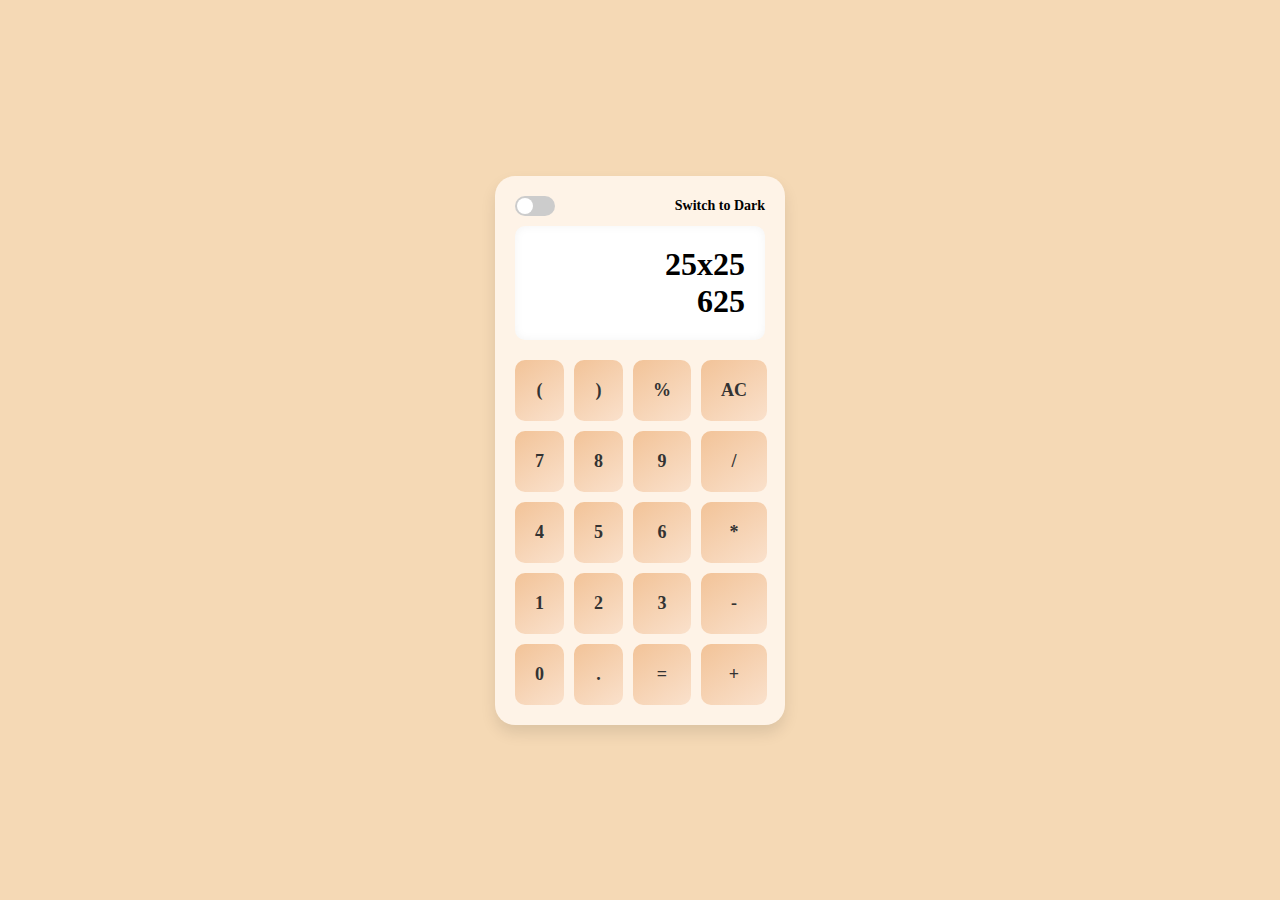
<file: CALCULATOR/index.html>
<!DOCTYPE html>
<html lang="en">
<head>
    <meta charset="UTF-8">
    <meta name="viewport" content="width=device-width, initial-scale=1.0">
    <title>Styled Calculator</title>
    <link rel="stylesheet" href="style.css">
</head>
<body>
    <div class="calculator">
        <div class="theme-switch">
            <label class="switch">
                <input type="checkbox" id="theme-toggle">
                <span class="slider"></span>
            </label>
            <span class="theme-text">Switch to Dark</span>
        </div>
        <div class="display">
            <span id="expression">25x25</span>
            <span id="result">625</span>
        </div>
        <div class="buttons">
            <button>(</button>
            <button>)</button>
            <button>%</button>
            <button>AC</button>
            <button>7</button>
            <button>8</button>
            <button>9</button>
            <button>/</button>
            <button>4</button>
            <button>5</button>
            <button>6</button>
            <button>*</button>
            <button>1</button>
            <button>2</button>
            <button>3</button>
            <button>-</button>
            <button>0</button>
            <button>.</button>
            <button>=</button>
            <button>+</button>
        </div>
    </div>
    <script src="script.js"></script>
</body>
</html>
</file>
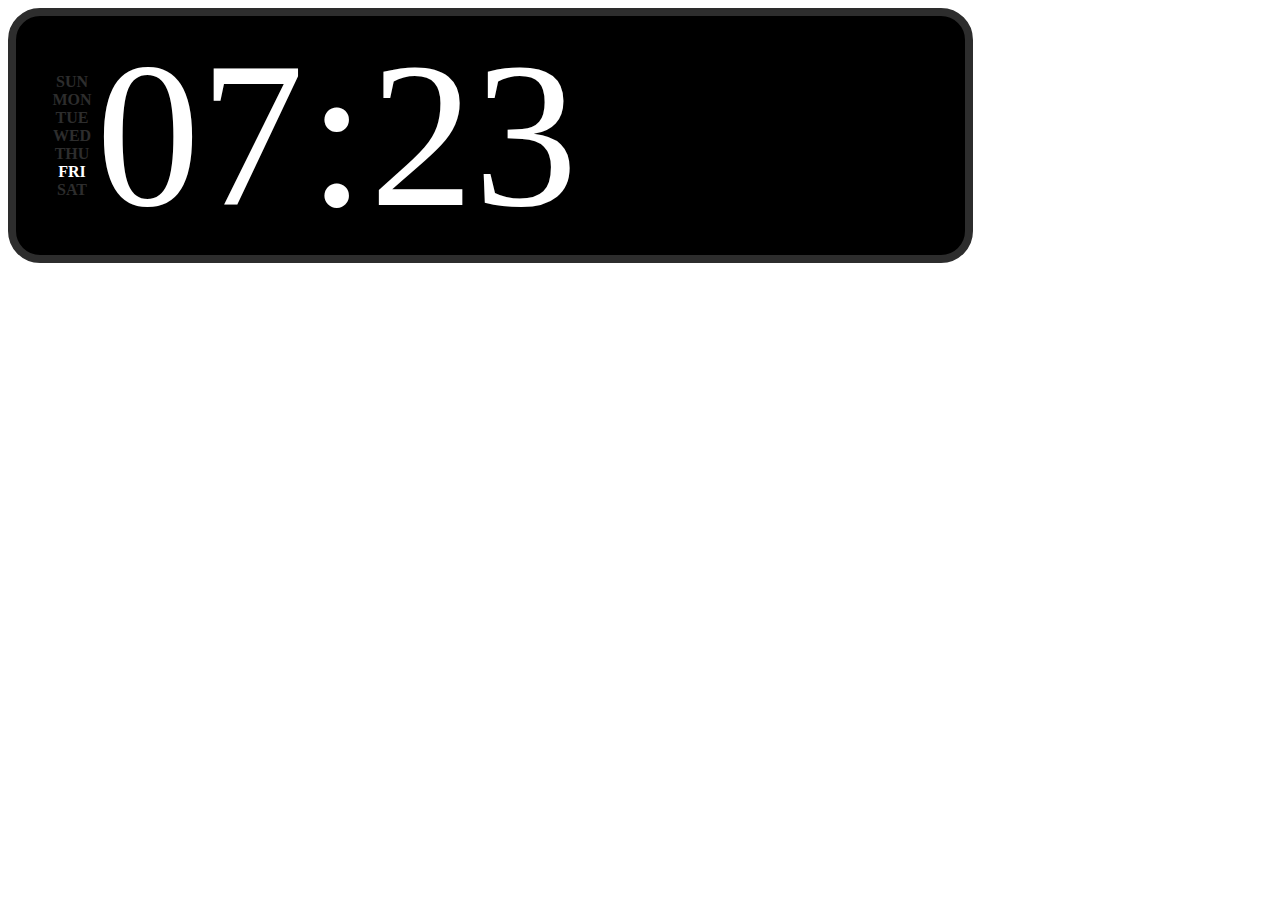
<file: CLOCK/index.html>
<!DOCTYPE html>
<html lang="en">
<head>
    <meta charset="UTF-8">
    <meta name="viewport" content="width=device-width, initial-scale=1.0">
    <link rel="stylesheet" href="style.css">
    <title>CLOCK</title>
</head>
<body>
    <div class="digital-clock">
        <div class="week">
            <div class="active">SUN</div>
            <div>MON</div>
            <div>TUE</div>
            <div>WED</div>
            <div>THU</div>
            <div>FRI</div>
            <div>SAT</div>
        </div>
        <div class="time">
            <div class="hour">12</div>
            <div class="dot">:</div>
            <div class="min">05</div>
        </div>
    </div>
</body>
<script src="script.js"></script>
</html>
</file>
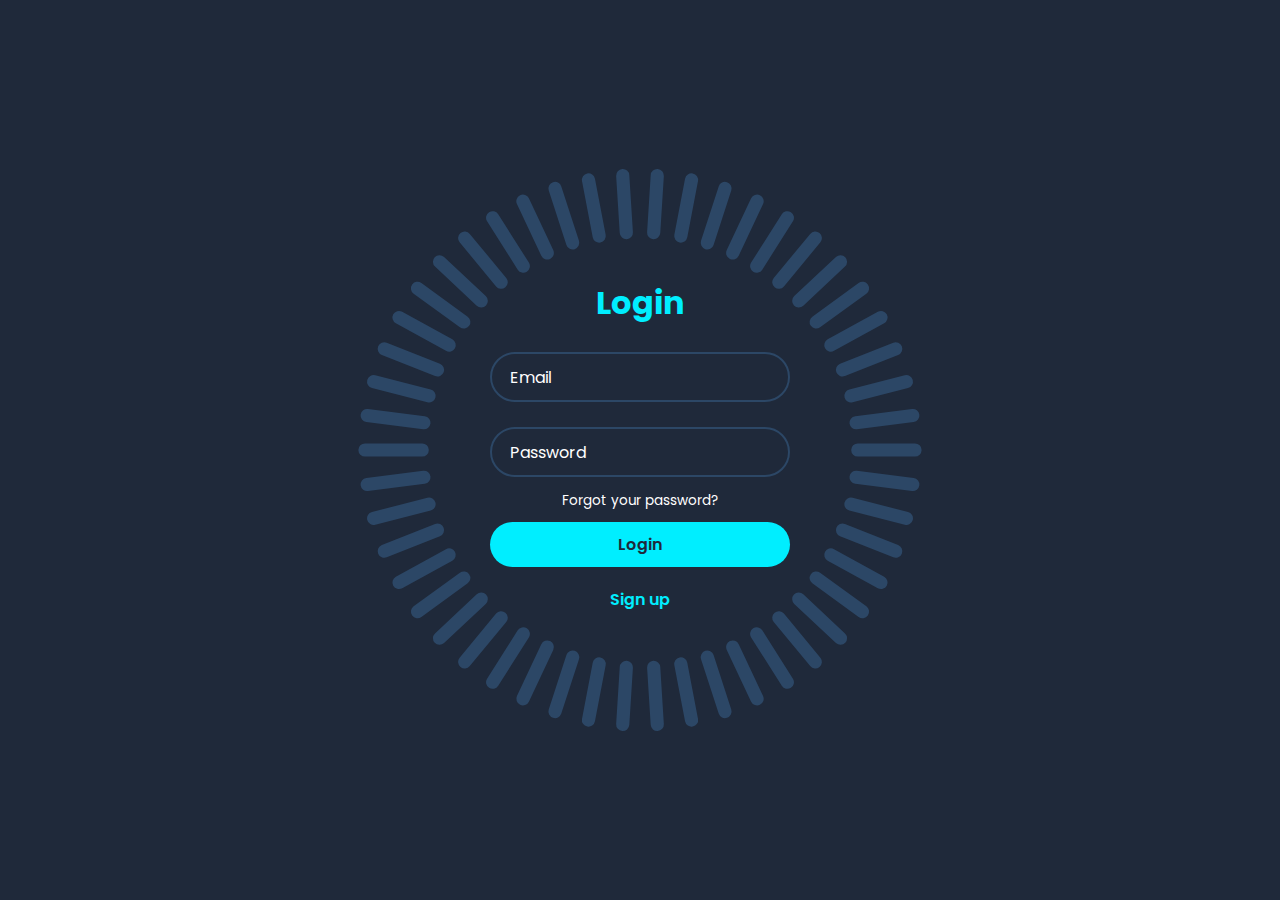
<file: PAGE_1/index.html>
<!DOCTYPE html>
<html lang="es">
<head>
    <meta charset="UTF-8">
    <meta name="viewport" content="width=device-width, initial-scale=1.0">
    <link rel="stylesheet" href="./style.css">
    <title>Login</title>
</head>
<body>
    <div class="container">
        <div class="login-box">
            <h2>Login</h2>
            <form action="#">
                <div class="input-box">
                    <input type="email">
                    <label>Email</label>
                </div>
                <div class="input-box">
                    <input type="password">
                    <label>Password</label>
                </div>
                <div class="forgot-pass">
                    <a href="#">Forgot your password?</a>
                </div>
                <button type="submit" class="btn">Login</button>
                <div class="signup-link">
                    <a href="#">Sign up</a>
                </div>
            </form>
        </div>
        <span style="--i:0;"></span>
        <span style="--i:1;"></span>
        <span style="--i:2;"></span>
        <span style="--i:3;"></span>
        <span style="--i:4;"></span>
        <span style="--i:5;"></span>
        <span style="--i:6;"></span>
        <span style="--i:7;"></span>
        <span style="--i:8;"></span>
        <span style="--i:9;"></span>
        <span style="--i:10;"></span>
        <span style="--i:11;"></span>
        <span style="--i:12;"></span>
        <span style="--i:13;"></span>
        <span style="--i:14;"></span>
        <span style="--i:15;"></span>
        <span style="--i:16;"></span>
        <span style="--i:17;"></span>
        <span style="--i:18;"></span>
        <span style="--i:19;"></span>
        <span style="--i:20;"></span>
        <span style="--i:21;"></span>
        <span style="--i:22;"></span>
        <span style="--i:23;"></span>
        <span style="--i:24;"></span>
        <span style="--i:25;"></span>
        <span style="--i:26;"></span>
        <span style="--i:27;"></span>
        <span style="--i:28;"></span>
        <span style="--i:29;"></span>
        <span style="--i:30;"></span>
        <span style="--i:31;"></span>
        <span style="--i:32;"></span>
        <span style="--i:33;"></span>
        <span style="--i:34;"></span>
        <span style="--i:35;"></span>
        <span style="--i:36;"></span>
        <span style="--i:37;"></span>
        <span style="--i:38;"></span>
        <span style="--i:39;"></span>
        <span style="--i:40;"></span>
        <span style="--i:41;"></span>
        <span style="--i:42;"></span>
        <span style="--i:43;"></span>
        <span style="--i:44;"></span>
        <span style="--i:45;"></span>
        <span style="--i:46;"></span>
        <span style="--i:47;"></span>
        <span style="--i:48;"></span>
        <span style="--i:49;"></span>
    </div>
</body>
</html>
</file>
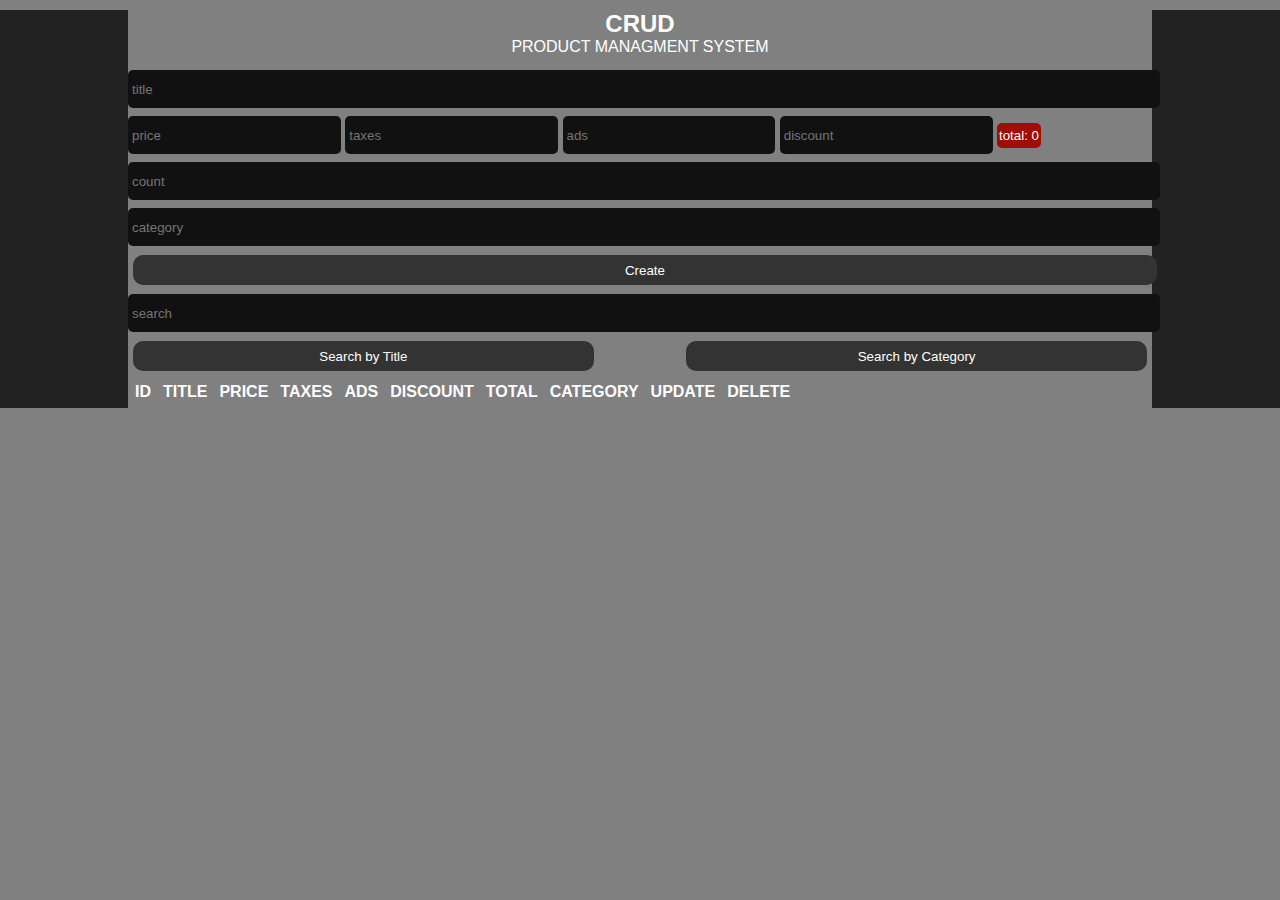
<file: PRODUCTS/index.html>
<!DOCTYPE html>
<html lang="en">
<head>
    <meta charset="UTF-8">
    <meta name="viewport" content="width=device-width, initial-scale=1.0">
    <title>Products</title>
    <link rel="stylesheet" href="style.css">
</head>
<body>
    <div class="crud">
        <div class="head">
            <h2>CRUD</h2>
            <p>product managment system</p>
        </div>
        <div class="inputs">
            <input type="text" id="title" placeholder="title">
            <div class="price">
                <input type="number" onkeyup="calculateTotal()" id="price" placeholder="price">
                <input type="number" onkeyup="calculateTotal()" id="taxes" placeholder="taxes">
                <input type="number" onkeyup="calculateTotal()" id="ads" placeholder="ads">
                <input type="number" onkeyup="calculateTotal()" id="discount" placeholder="discount">
                <small id="total">0</small>
            </div>
            <input type="number" id="count" placeholder="count">
            <input type="text" id="category" placeholder="category">

            <button id="submit" type="submit">Create</button>
        </div>
        <div class="outputs">
            <div class="search">
                <input type="text" onkeyup="searchData(this.value)" id="search" placeholder="search">
                <div class="btnS">
                    <button id="searchBtnT" onclick="searchData(this.id)" type="submit">Search by Title</button>
                    <button id="searchBtnC" onclick="searchData(this.id)" type="submit">Search by Category</button>
                </div>
            </div>
            <div id="deleteAll"></div>
            <table id="products">
                <tr>
                    <th>ID</th>
                    <th>Title</th>
                    <th>Price</th>
                    <th>Taxes</th>
                    <th>Ads</th>
                    <th>Discount</th>
                    <th>Total</th>
                    <th>Category</th>
                    <th>Update</th>
                    <th>Delete</th>
                </tr>
                <tbody id="tablebody"></tbody>
            </table>
        </div>
    </div>
</body>
</html>
</file>
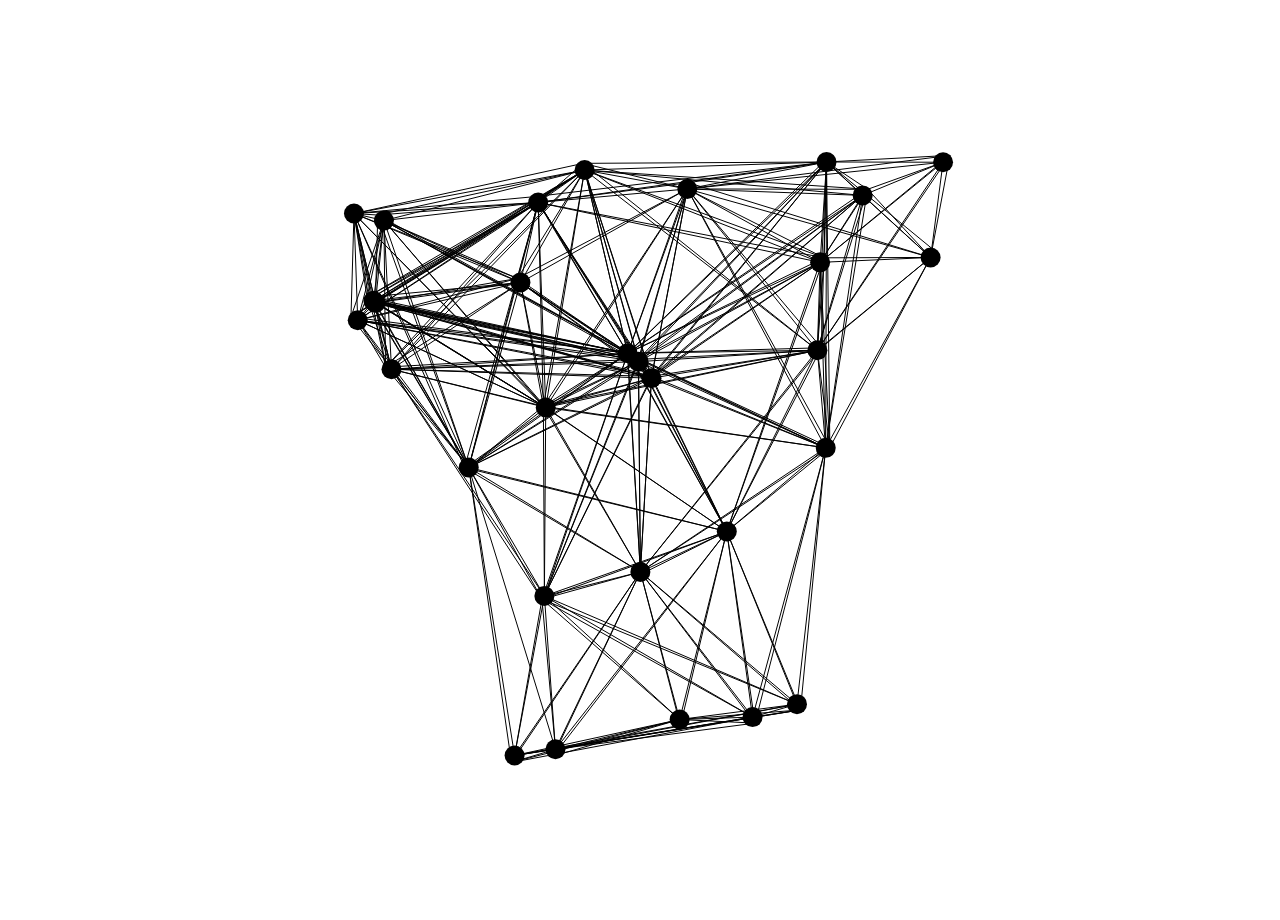
<file: PUNTOS/index.html>
<!DOCTYPE html>
<html lang="es">
<head>
    <meta charset="UTF-8">
    <meta name="viewport" content="width=device-width, initial-scale=1.0">
    <title>Puntos</title>
    <script defer src="./bola.js"></script>
    <script defer src="./script.js"></script>
</head>
<body>
    <canvas></canvas>
</body>
</html>
</file>
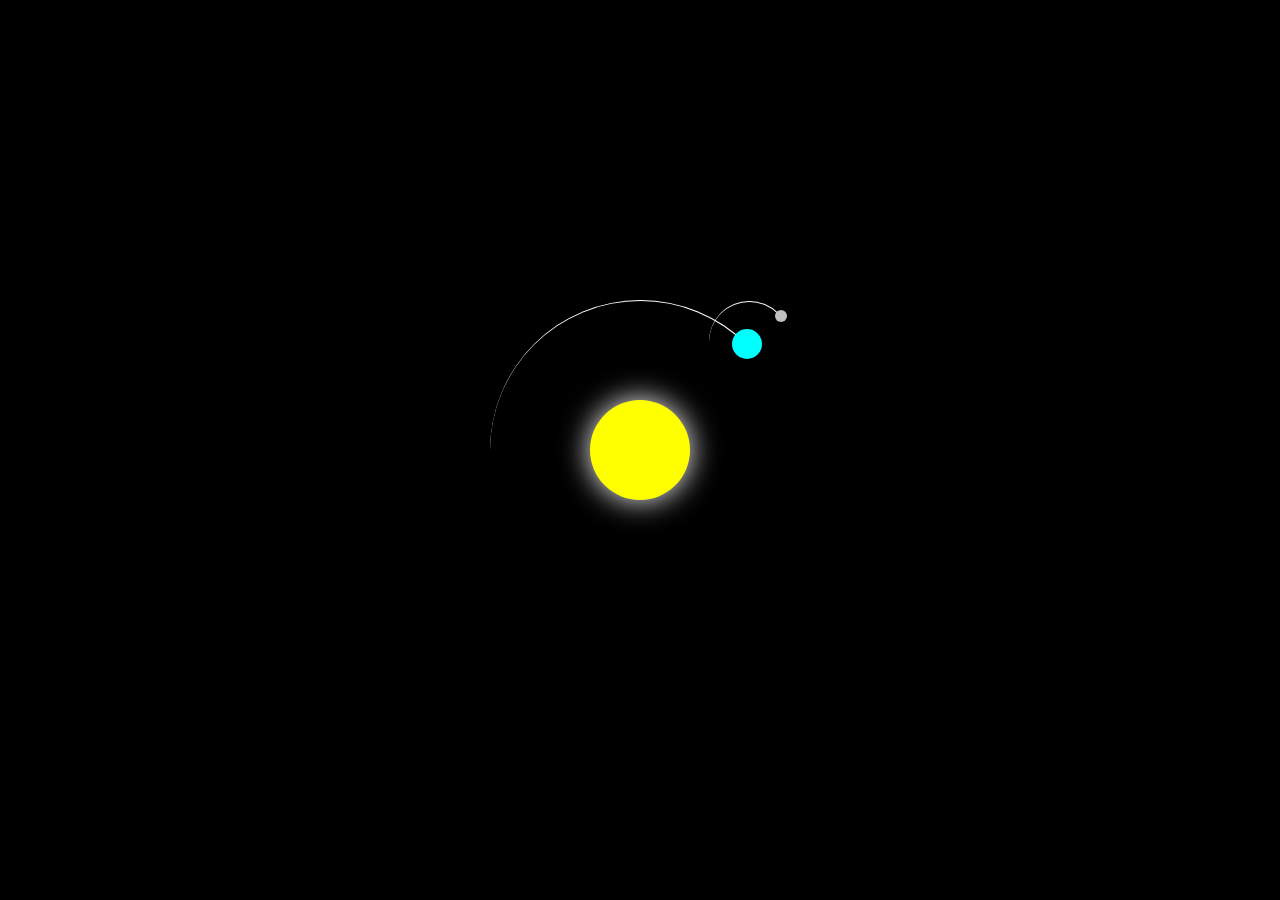
<file: SOLAR_SYSTEM/index.html>
<!DOCTYPE html>
<html lang="en">
<head>
    <meta charset="UTF-8">
    <meta name="viewport" content="width=device-width, initial-scale=1.0">
    <meta http-equiv="X-UA-Compatible" content="ie=edge">
    <title>Solar System</title>
    <link rel="stylesheet" href="style.css">
</head>
<body>
    <div class="container">
        <div class="sun"></div>
        <div class="earth">
            <div class="moon"></div>
        </div>
    </div>
</body>
</html>
</file>
<file: CALCULATOR/style.css>
* {
    margin: 0;
    padding: 0;
    box-sizing: border-box;
    font-family: cursive;
    font-weight: 700;
}

body{
    display: flex;
    justify-content: center;
    align-items: center;
    height: 100vh;
    background-color: #f5d9b5;
}

.calculator{
    width: 290px;
    padding: 20px;
    background-color: #fef3e7;
    border-radius: 20px;
    box-shadow: 0px 8px 15px rgba(0, 0, 0, 0.1);
    position: relative;
}

.theme-switch{
    display: flex;
    justify-content: space-between;
    align-items: center;
    margin-bottom: 10px;
}

.switch{
    position: relative;
    display: inline-block;
    width: 40px;
    height: 20px;
}

.switch input{
    opacity: 0;
    width: 0;
    height: 0;
}

.slider{
    position: absolute;
    cursor: pointer;
    top: 0;
    left: 0;
    right: 0;
    bottom: 0;
    background-color: #ccc;
    transition: 0.4s;
    border-radius: 34px;
}

.slider:before{
    position: absolute;
    content: "";
    height: 16px;
    width: 16px;
    border-radius: 50%;
    left: 2px;
    bottom: 2px;
    background-color: white;
    transition: .4s;
}

input:checked + .slider{
    background-color: #2196f3;
}

input:checked + .slider:before{
    transform: translateX(20px);
}

.theme-text{
    font-size: 14px;
}

.display{
    display: flex;
    flex-direction: column;
    background-color: #fff;
    padding: 20px;
    border-radius: 10px;
    box-shadow: inset 0px 0px 10px rgba(0, 0, 0, 0.05);
    font-size: 24px;
    font-weight: bold;
}

.buttons{
    display: grid;
    grid-template-columns: repeat(4, 1fr);
    gap: 10px;
    margin-top: 20px;
}

button{
    padding: 20px;
    font-size: 18px;
    border: none;
    border-radius: 10px;
    background: linear-gradient(145deg, #f2c398, #fae1cc);
    color: #333;
    cursor: pointer;
    transition: all 0.2s ease;
}

button:hover{
    background: linear-gradient(145deg, #fae1cc, #f2c398);
}

button:active{
    transform: scale(0.98);
}

body.dark{
    background-color: #2b2b2b;
}

body.dark .calculator{
    background-color: #333;
}

body.dark button{
    background: linear-gradient(145deg, #5d5d5d, #2b2b2b);
    color: #fff;
}

body.dark .theme-text{
    color: #fff;
}

.display span{
    display: block;
    white-space: nowrap;
    overflow: hidden;
    text-overflow: ellipsis;
}

#expression, #result{
    font-size: 2rem;
    text-align: right;
}

#expresion.long, #result.long{
    font-size: 1.2rem;
}
</file>
<file: CLOCK/style.css>
.digital-clock{
    background-color: #000;
    color: #fff;
    display: flex;
    border-radius: 2rem;
    user-select: none;
    padding: 0 2rem;
    border: 0.5rem solid #2d2d2d;
    width: 70%;
}

.week{
    display: flex;
    flex-direction: column;
    justify-content: center;
    align-items: center;
    width: 3rem;
    color: #2d2d2d;
    font-weight: bold;
    font-family: cursive;
}

.week .active{
    color: white;
}

.time{
    font-family: cursive;
}

.hour, .min, .dot{
    display: inline-block;
    font-size: 13rem;
}

.invisible{
    visibility: hidden;
}
</file>
<file: PAGE_1/style.css>
@import url('https://fonts.googleapis.com/css2?family=Poppins:wght@300;400;500;600;700;800;900&display=swap');
* {
    margin: 0;
    padding: 0;
    box-sizing: border-box;
    font-family: 'Poppins',
    sans-serif;
}

body{
    display: flex;
    justify-content: center;
    align-items: center;
    min-height: 100vh;
    background: #1f293a;
}

.container{
    position: relative;
    width: 256px;
    height: 256px;
    display: flex;
    justify-content: center;
    align-items: center;
}

.container span{
    position: absolute;
    left: 0;
    width: 32px;
    height: 6px;
    background: #2c4766;
    border-radius: 8px;
    transform-origin: 128px;
    transform: scale(2.2) rotate(calc(var(--i) * (360deg / 50)));
    animation: blink 3s linear infinite;
    animation-delay: calc(var(--i) * (3s / 50));
}

@keyframes blink {
    0%{
        background: #0ef;
    }
    25%{
        background: #2c4766;
    }
}

.login-box{
    position: absolute;
    width: 400px;
}

form{
    width: 100%;
    padding: 0 50px;
}

h2{
    font-size: 2em;
    color: #0ef;
    text-align: center;
}

.input-box{
    position: relative;
    margin: 25px 0;
}

input{
    width: 100%;
    height: 50px;
    background: transparent;
    border: 2px solid #2c4766;
    outline: none;
    border-radius: 40px;
    font-size: 1em;
    color: #fff;
    padding: 0 20px;
    transition: .5s ease;
}

input:focus{
    border-color: #0ef;
}

label{
    position: absolute;
    top: 50%;
    left: 20px;
    transform: translateY(-50%);
    font-size: 1em;
    color: #fff;
    pointer-events: none;
    transition: .5s ease;
}

input:focus~label{
    top: 1px;
    font-size: .8em;
    background: #1f293a;
    padding: 0 6px;
    color: #0ef;
}

.forgot-pass{
    margin: -15px 0 10px;
    text-align: center;
}

.forgot-pass a{
    font-size: .85em;
    color: #fff;
    text-decoration: none;
}

.btn{
    width: 100%;
    height: 45px;
    background: #0ef;
    border: none;
    outline: none;
    border-radius: 40px;
    cursor: pointer;
    font-size: 1em;
    color: #1f293a;
    font-weight: 600;
}

.signup-link{
    margin: 20px 0 10px;
    text-align: center;
}

.signup-link a{
    font-size: 1em;
    color: #0ef;
    text-decoration: none;
    font-weight: 600;
}
</file>
<file: PRODUCTS/style.css>
*{
    margin: 0;
    padding: 0;
    background-color: gray;
}

body{
    background-color: #222;
    color: white;
    font-family: Arial, Helvetica, sans-serif;
}

.crud{
    width: 80%;
    margin: auto;
}

.head{
    text-align: center;
    text-transform: uppercase;
    margin: 10px 0;
}

input{
    width: 100%;
    height: 30px;
    outline: none;
    border: none;
    border-radius: 5px;
    padding: 4px;
    margin: 4px 0;
    background: #111;
    color: white;
}

input:focus{
    background: #000;
    transform: scale(1.1);
    transition: background 0.2s ease-in-out;
}

.price input{
    width: 20%;
}

#total{
    padding: 5px 2px;
    border-radius: 5px;
    background: #a00d02;
}

#total::before{
    content: "total: ";
}

button{
    width: 100%;
    height: 30px;
    border: none;
    border-radius: 10px;
    background: #333;
    color: white;
    cursor: pointer;
    margin: 5px;
}

button:hover{
    background: #444;
    letter-spacing: 1.5px;
    transition: all 0.5s ease;
}

.btnS{
    display: flex;
    justify-content: space-between;
}

.btnS button{
    width: 45%;
}

table th{
    text-transform: uppercase;
    padding: 5px;
}

td{
    padding: 5px;
}
</file>
<file: SOLAR_SYSTEM/style.css>
body{
    margin: 0;
    height: 100vh;
    display: flex;
    align-items: center;
    justify-content: center;
    overflow: hidden;
    background-color: black;
}

.container{
    font-size: 10px;
    width: 40em;
    height: 40em;
    position: relative;
}

.sun{
    position: absolute;
    top: 15em;
    left: 15em;
    width: 10em;
    height: 10em;
    border-radius: 50%;
    background-color: yellow;
    box-shadow: 0 0 3em white;
}

.earth, .moon{
    position: absolute;
    border-style: solid;
    border-color: white transparent transparent transparent;
    border-width: 0.1em 0.1em 0 0;
    border-radius: 50%;
}

.earth{
    top: 5em;
    left: 5em;
    width: 30em;
    height: 30em;
    animation: orbit 36.5s linear infinite;
}

.moon{
    top: 0;
    right: 0;
    width: 8em;
    height: 8em;
    animation: orbit 2.7s linear infinite;
}

.earth::before, .moon::before{
    content: "";
    position: absolute;
    border-radius: 50%;
}

.earth::before{
    top: 2.8em;
    right: 2.8em;
    height: 3em;
    width: 3em;
    background-color: aqua;
}

.moon::before{
    top: 0.8em;
    right: 0.2em;
    width: 1.2em;
    height: 1.2em;
    background-color: silver;
}

@keyframes orbit {
    to{
        transform: rotate(360deg);
    }    
}
</file>
